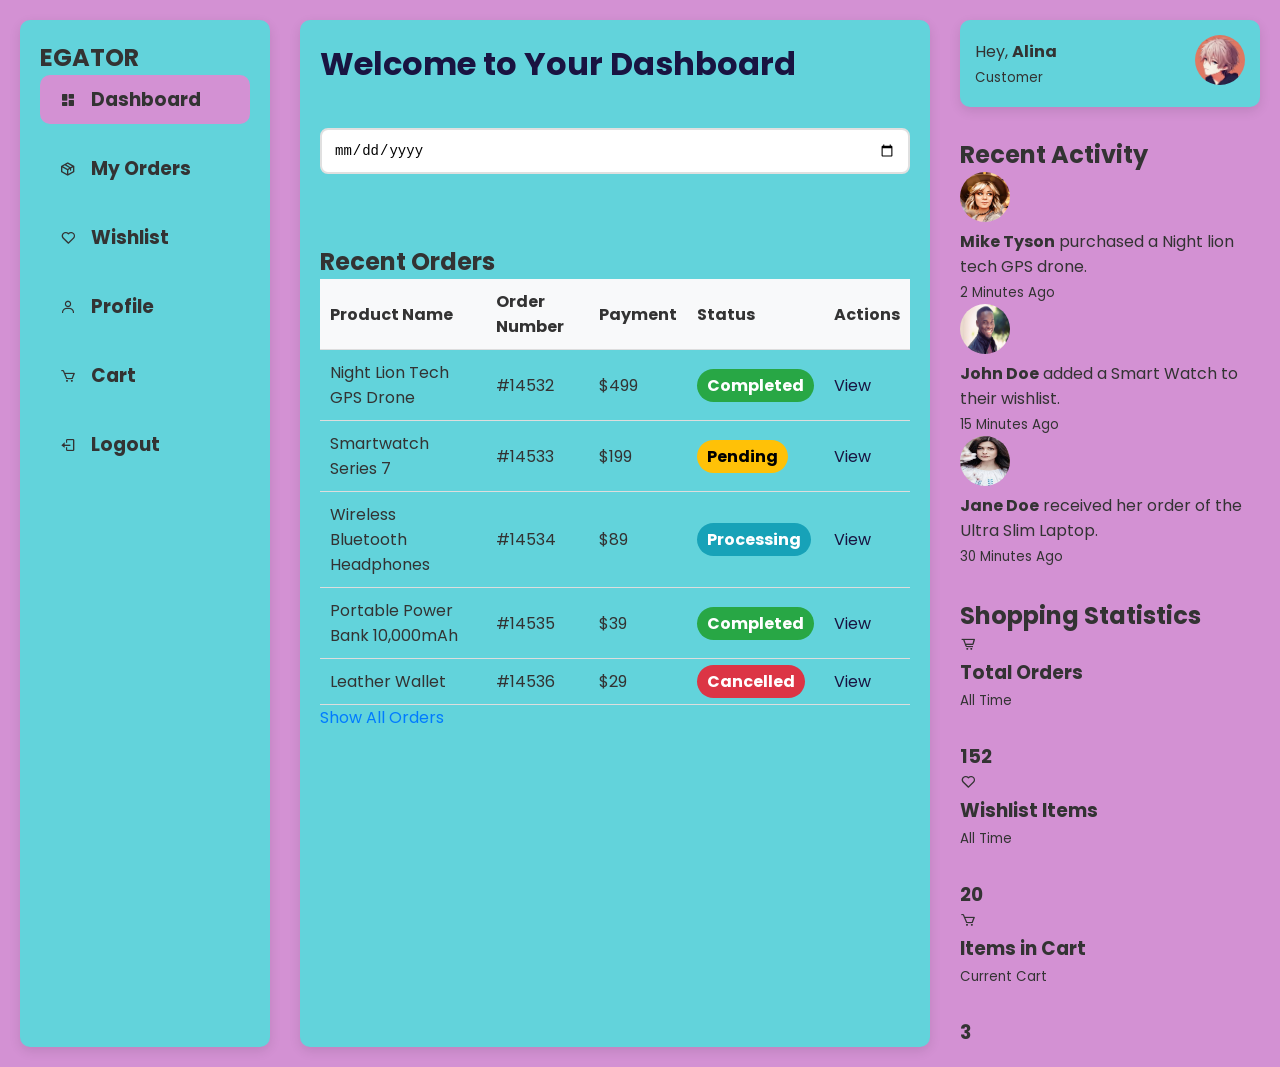
<file: index.html>
<!DOCTYPE html>
<html lang="en">
<head>
    <meta charset="UTF-8">
    <meta name="viewport" content="width=device-width, initial-scale=1.0">
    <link rel="stylesheet" href="style.css">
    <link href="https://fonts.googleapis.com/css2?family=Poppins:wght@300;400;500;600&display=swap" rel="stylesheet">
    <link href="https://cdn.jsdelivr.net/npm/boxicons@2.1.1/css/boxicons.min.css" rel="stylesheet">
    <script src="script.js"></script>
    <title>User Dashboard</title>
</head>
<body>
    <div class="container">
        <div class="menu-toggle" id="menu-toggle-btn">
            <i class='bx bx-menu'></i> <!-- Menu Icon (hamburger) -->
        </div>
        <aside class="hide">
            <div class="top">
                <div class="logo">
                    <h2>EGA<span class="danger">TOR</span></h2>
                </div>
            </div>
            <div class="sidebar">
                <a href="index.html" class="active">
                    <i class='bx bxs-dashboard'></i>
                    <h3>Dashboard</h3>
                </a>
                <a href="orders.html">
                    <i class='bx bx-package'></i>
                    <h3>My Orders</h3>
                </a>
                <a href="wishlist.html">
                    <i class='bx bx-heart'></i>
                    <h3>Wishlist</h3>
                </a>
                <a href="profile.html">
                    <i class='bx bx-user'></i>
                    <h3>Profile</h3>
                </a>
                <a href="cart.html">
                    <i class='bx bx-cart'></i>
                    <h3>Cart</h3>
                </a>
                <a href="logout.html">
                    <i class='bx bx-log-out'></i>
                    <h3>Logout</h3>
                </a>
            </div>
        </aside>

        <main>
            <h1>Welcome to Your Dashboard</h1>
            <div class="date">
                <input type="date">
            </div>
            <div class="insights">
                <div class="recent-orders">
                    <h2>Recent Orders</h2>
                    <table>
                        <thead>
                            <tr>
                                <th>Product Name</th>
                                <th>Order Number</th>
                                <th>Payment</th>
                                <th>Status</th>
                                <th>Actions</th>
                            </tr>
                        </thead>
                        <tbody>
                            <!-- Order 1 -->
                            <tr>
                                <td>Night Lion Tech GPS Drone</td>
                                <td>#14532</td>
                                <td>$499</td>
                                <td><span class="status completed">Completed</span></td>
                                <td><a href="#">View</a></td>
                            </tr>
                            <!-- Order 2 -->
                            <tr>
                                <td>Smartwatch Series 7</td>
                                <td>#14533</td>
                                <td>$199</td>
                                <td><span class="status pending">Pending</span></td>
                                <td><a href="#">View</a></td>
                            </tr>
                            <!-- Order 3 -->
                            <tr>
                                <td>Wireless Bluetooth Headphones</td>
                                <td>#14534</td>
                                <td>$89</td>
                                <td><span class="status processing">Processing</span></td>
                                <td><a href="#">View</a></td>
                            </tr>
                            <!-- Order 4 -->
                            <tr>
                                <td>Portable Power Bank 10,000mAh</td>
                                <td>#14535</td>
                                <td>$39</td>
                                <td><span class="status completed">Completed</span></td>
                                <td><a href="#">View</a></td>
                            </tr>
                            <!-- Order 5 -->
                            <tr>
                                <td>Leather Wallet</td>
                                <td>#14536</td>
                                <td>$29</td>
                                <td><span class="status cancelled">Cancelled</span></td>
                                <td><a href="#">View</a></td>
                            </tr>
                        </tbody>
                    </table>
                    <a href="#">Show All Orders</a>
                </div>
                
            </div>
        </main>

        <div class="right">
            <div class="top">
                <div class="profile">
                    <div class="info">
                        <p>Hey, <b>Alina</b></p>
                        <small class="text-muted">Customer</small>
                    </div>
                    <div class="profile-photo">
                        <img src="dp.jpeg">
                    </div>
                </div>
            </div>

            <div class="recent-updates">
                <h2>Recent Activity</h2>
                <div class="updates">
                    <div class="update">
                        <div class="profile-photo">
                            <img src="m3.jpg">
                        </div>
                        <div class="message">
                            <p><b>Mike Tyson</b> purchased a Night lion tech GPS drone.</p>
                            <small class="text-muted">2 Minutes Ago</small>
                        </div>
                    </div>

                    <div class="update">
                        <div class="profile-photo">
                            <img src="m1.jpg">
                        </div>
                        <div class="message">
                            <p><b>John Doe</b> added a Smart Watch to their wishlist.</p>
                            <small class="text-muted">15 Minutes Ago</small>
                        </div>
                    </div>

                    <div class="update">
                        <div class="profile-photo">
                            <img src="m2.jpeg">
                        </div>
                        <div class="message">
                            <p><b>Jane Doe</b> received her order of the Ultra Slim Laptop.</p>
                            <small class="text-muted">30 Minutes Ago</small>
                        </div>
                    </div>
                </div>
            </div>

            <div class="sales-analytics">
                <h2>Shopping Statistics</h2>
                <div class="item orders">
                    <div class="icon">
                        <i class='bx bx-cart-alt'></i>
                    </div>
                    <div class="right">
                        <div class="info">
                            <h3>Total Orders</h3>
                            <small class="text-muted">All Time</small>
                        </div>
                        <h3>152</h3>
                    </div>
                </div>

                <div class="item wishlist">
                    <div class="icon">
                        <i class='bx bx-heart'></i>
                    </div>
                    <div class="right">
                        <div class="info">
                            <h3>Wishlist Items</h3>
                            <small class="text-muted">All Time</small>
                        </div>
                        <h3>20</h3>
                    </div>
                </div>

                <div class="item cart">
                    <div class="icon">
                        <i class='bx bx-cart'></i>
                    </div>
                    <div class="right">
                        <div class="info">
                            <h3>Items in Cart</h3>
                            <small class="text-muted">Current Cart</small>
                        </div>
                        <h3>3</h3>
                    </div>
                </div>
            </div>
        </div>
    </div>
</body>
</html>
</file>
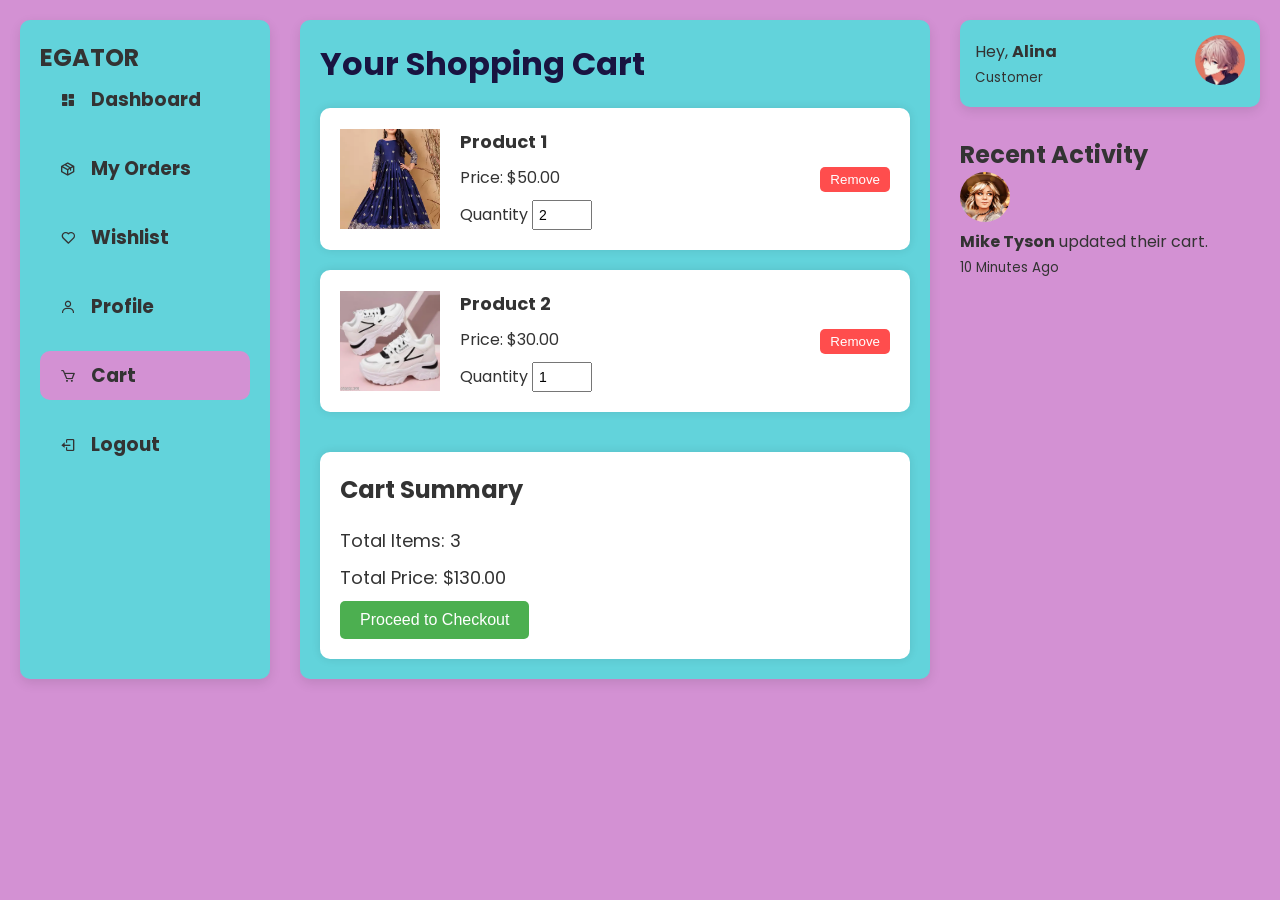
<file: cart.html>
<!DOCTYPE html>
<html lang="en">
<head>
    <meta charset="UTF-8">
    <meta name="viewport" content="width=device-width, initial-scale=1.0">
    <link rel="stylesheet" href="style.css">
    <link href="https://fonts.googleapis.com/css2?family=Poppins:wght@300;400;500;600&display=swap" rel="stylesheet">
    <link href="https://cdn.jsdelivr.net/npm/boxicons@2.1.1/css/boxicons.min.css" rel="stylesheet">
    <script src="script.js"></script>
    <title>User Dashboard</title>
    <style>
        /* Cart Page Styles */
.cart-items {
    margin-top: 20px;
}

.cart-item {
    display: flex;
    align-items: center;
    gap: 20px;
    padding: 20px;
    margin-bottom: 20px;
    background-color: #fff;
    box-shadow: 0 0 10px rgba(0, 0, 0, 0.1);
    border-radius: 10px;
}

.cart-item img {
    width: 100px;
    height: 100px;
    object-fit: cover;
}

.cart-item-info {
    flex: 1;
}

.cart-item-info h3 {
    font-size: 18px;
    margin: 0;
}

.cart-item-info p {
    margin: 10px 0;
}

.quantity input {
    width: 60px;
    padding: 5px;
    font-size: 14px;
}

.remove-item {
    background-color: #ff4d4d;
    color: white;
    padding: 5px 10px;
    border: none;
    border-radius: 5px;
    cursor: pointer;
}

.remove-item:hover {
    background-color: #ff1a1a;
}

.cart-summary {
    margin-top: 40px;
    background-color: #fff;
    padding: 20px;
    box-shadow: 0 0 10px rgba(0, 0, 0, 0.1);
    border-radius: 10px;
}

.cart-summary h3 {
    font-size: 24px;
    margin-bottom: 20px;
}

.cart-summary p {
    font-size: 18px;
    margin-bottom: 10px;
}

.checkout-btn {
    background-color: #4CAF50;
    color: white;
    padding: 10px 20px;
    border: none;
    border-radius: 5px;
    font-size: 16px;
    cursor: pointer;
}

.checkout-btn:hover {
    background-color: #45a049;
}

    </style>
</head>
<body>
    <div class="container">
        <div class="menu-toggle" id="menu-toggle-btn">
        </div>
        <aside class="hide">
            <div class="top">
                <div class="logo">
                    <h2>EGA<span class="danger">TOR</span></h2>
                </div>
            </div>
            <div class="sidebar">
                <a href="index.html">
                    <i class='bx bxs-dashboard'></i>
                    <h3>Dashboard</h3>
                </a>
                <a href="orders.html">
                    <i class='bx bx-package'></i>
                    <h3>My Orders</h3>
                </a>
                <a href="wishlist.html">
                    <i class='bx bx-heart'></i>
                    <h3>Wishlist</h3>
                </a>
                <a href="profile.html">
                    <i class='bx bx-user'></i>
                    <h3>Profile</h3>
                </a>
                <a href="cart.html" class="active">
                    <i class='bx bx-cart'></i>
                    <h3>Cart</h3>
                </a>
                <a href="logout.html">
                    <i class='bx bx-log-out'></i>
                    <h3>Logout</h3>
                </a>
            </div>
        </aside>
        <!-- Main Content Section -->
        <main>
            <h1>Your Shopping Cart</h1>

            <!-- Cart Items -->
            <div class="cart-items">
                <div class="cart-item">
                    <img src="dress 2.webp" alt="Product 1">
                    <div class="cart-item-info">
                        <h3>Product 1</h3>
                        <p>Price: $50.00</p>
                        <div class="quantity">
                            <label for="quantity1">Quantity</label>
                            <input type="number" id="quantity1" value="2" min="1">
                        </div>
                    </div>
                    <button class="remove-item">Remove</button>
                </div>

                <div class="cart-item">
                    <img src="shoes 2.webp" alt="Product 2">
                    <div class="cart-item-info">
                        <h3>Product 2</h3>
                        <p>Price: $30.00</p>
                        <div class="quantity">
                            <label for="quantity2">Quantity</label>
                            <input type="number" id="quantity2" value="1" min="1">
                        </div>
                    </div>
                    <button class="remove-item">Remove</button>
                </div>

                <!-- More items can go here -->
            </div>

            <!-- Cart Summary -->
            <div class="cart-summary">
                <h3>Cart Summary</h3>
                <p>Total Items: <span id="total-items">3</span></p>
                <p>Total Price: <span id="total-price">$130.00</span></p>
                <button class="checkout-btn">Proceed to Checkout</button>
            </div>
        </main>

        <!-- Right Section (Profile Updates) -->
        <div class="right">
            <div class="top">
                <div class="profile">
                    <div class="info">
                        <p>Hey, <b>Alina</b></p>
                        <small class="text-muted">Customer</small>
                    </div>
                    <div class="profile-photo">
                        <img src="dp.jpeg">
                    </div>
                </div>
            </div>

            <div class="recent-updates">
                <h2>Recent Activity</h2>
                <div class="updates">
                    <div class="update">
                        <div class="profile-photo">
                            <img src="m3.jpg">
                        </div>
                        <div class="message">
                            <p><b>Mike Tyson</b> updated their cart.</p>
                            <small class="text-muted">10 Minutes Ago</small>
                        </div>
                    </div>
                </div>
            </div>
        </div>
    </div>
    <script>
// Grab necessary DOM elements
const removeButtons = document.querySelectorAll('.remove-item');
const quantityInputs = document.querySelectorAll('.quantity input');
const totalPriceElement = document.getElementById('total-price');
const totalItemsElement = document.getElementById('total-items');

// Example of items data
const cartItems = [
    { name: 'Product 1', price: 50.00, quantity: 2 },
    { name: 'Product 2', price: 30.00, quantity: 1 }
];

// Function to update the cart summary
function updateCartSummary() {
    let totalItems = 0;
    let totalPrice = 0;

    cartItems.forEach(item => {
        totalItems += item.quantity;
        totalPrice += item.price * item.quantity;
    });

    totalItemsElement.textContent = totalItems;
    totalPriceElement.textContent = `$${totalPrice.toFixed(2)}`;
}

// Event listener for removing items from the cart
removeButtons.forEach((button, index) => {
    button.addEventListener('click', () => {
        cartItems.splice(index, 1); // Remove item from cart
        button.closest('.cart-item').remove(); // Remove item from DOM
        updateCartSummary(); // Update the cart summary
    });
});

// Event listener for updating quantities
quantityInputs.forEach((input, index) => {
    input.addEventListener('input', () => {
        cartItems[index].quantity = parseInt(input.value); // Update quantity
        updateCartSummary(); // Update the cart summary
    });
});

// Initialize the cart summary
updateCartSummary();

    </script>
</body>
</html>
</file>
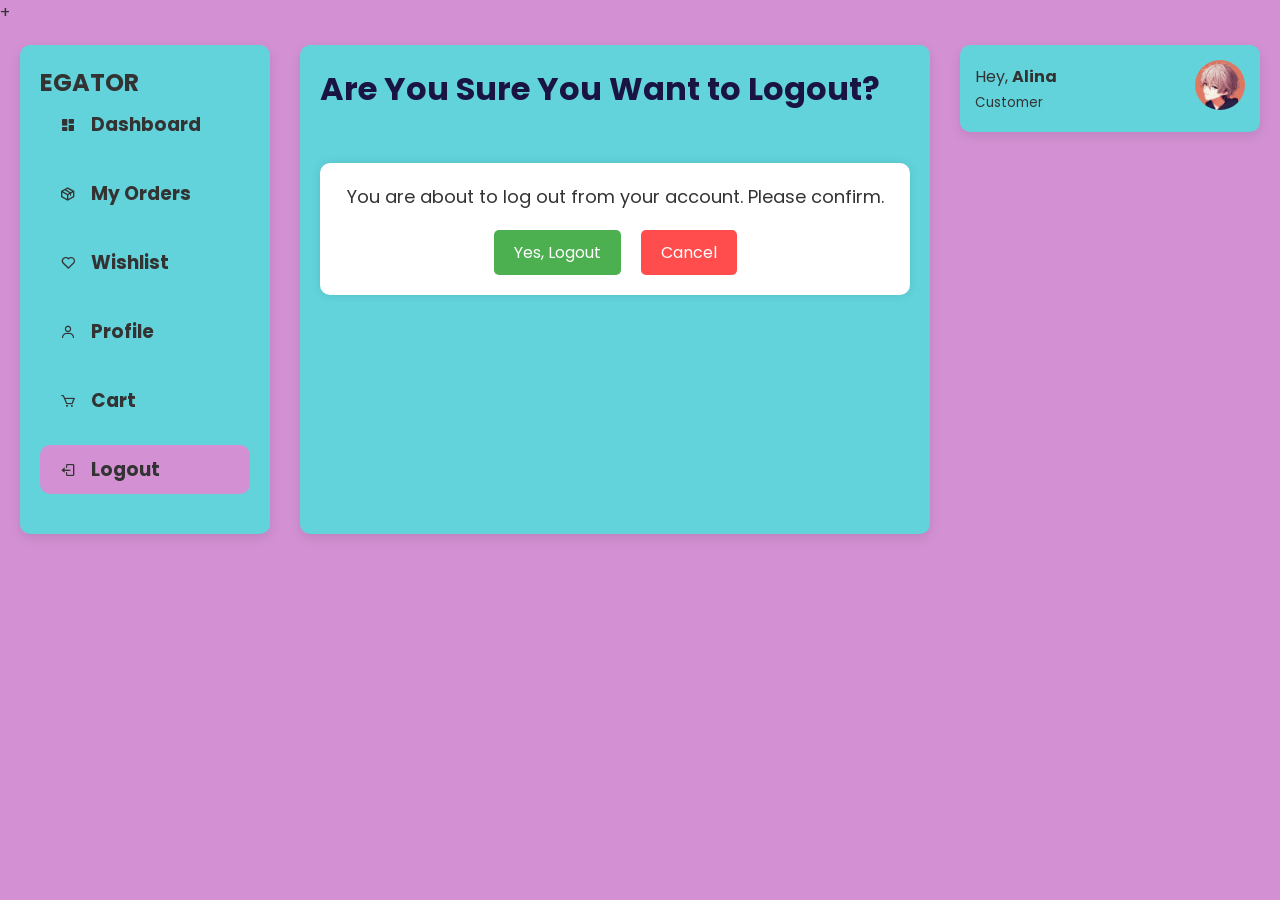
<file: logout.html>
<!DOCTYPE html>
<html lang="en">
<head>
    <meta charset="UTF-8">
    <meta name="viewport" content="width=device-width, initial-scale=1.0">
    <link rel="stylesheet" href="style.css">
    <link href="https://fonts.googleapis.com/css2?family=Poppins:wght@300;400;500;600&display=swap" rel="stylesheet">
    <link href="https://cdn.jsdelivr.net/npm/boxicons@2.1.1/css/boxicons.min.css" rel="stylesheet">
    <script src="script.js"></script>
    <title>User Dashboard</title>+
    <style>
        /* Logout Page Styles */
.logout-confirmation {
    text-align: center;
    margin-top: 50px;
    padding: 20px;
    background-color: #fff;
    box-shadow: 0 0 10px rgba(0, 0, 0, 0.1);
    border-radius: 10px;
}

.logout-confirmation p {
    font-size: 18px;
    margin-bottom: 20px;
}

.logout-confirmation .buttons {
    display: flex;
    justify-content: center;
    gap: 20px;
}

.logout-btn, .cancel-btn {
    background-color: #4CAF50;
    color: white;
    padding: 10px 20px;
    border: none;
    border-radius: 5px;
    font-size: 16px;
    cursor: pointer;
    text-decoration: none;
}

.logout-btn:hover {
    background-color: #45a049;
}

.cancel-btn {
    background-color: #ff4d4d;
}

.cancel-btn:hover {
    background-color: #ff1a1a;
}

    </style>
</head>
<body>
    <div class="container">
        <div class="menu-toggle" id="menu-toggle-btn">
        </div>
        <aside class="hide">
            <div class="top">
                <div class="logo">
                    <h2>EGA<span class="danger">TOR</span></h2>
                </div>
            </div>
            <div class="sidebar">
                <a href="index.html">
                    <i class='bx bxs-dashboard'></i>
                    <h3>Dashboard</h3>
                </a>
                <a href="orders.html">
                    <i class='bx bx-package'></i>
                    <h3>My Orders</h3>
                </a>
                <a href="wishlist.html">
                    <i class='bx bx-heart'></i>
                    <h3>Wishlist</h3>
                </a>
                <a href="profile.html">
                    <i class='bx bx-user'></i>
                    <h3>Profile</h3>
                </a>
                <a href="cart.html">
                    <i class='bx bx-cart'></i>
                    <h3>Cart</h3>
                </a>
                <a href="logout.html" class="active">
                    <i class='bx bx-log-out'></i>
                    <h3>Logout</h3>
                </a>
            </div>
        </aside>

        <!-- Main Content Section -->
        <main>
            <h1>Are You Sure You Want to Logout?</h1>

            <!-- Logout Confirmation Message -->
            <div class="logout-confirmation">
                <p>You are about to log out from your account. Please confirm.</p>
                <div class="buttons">
                    <a href="login.html" class="logout-btn">Yes, Logout</a>
                    <a href="user_dash.html" class="cancel-btn">Cancel</a>
                </div>
            </div>
        </main>

        <!-- Right Section (Profile Updates) -->
        <div class="right">
            <div class="top">
                <div class="profile">
                    <div class="info">
                        <p>Hey, <b>Alina</b></p>
                        <small class="text-muted">Customer</small>
                    </div>
                    <div class="profile-photo">
                        <img src="dp.jpeg">
                    </div>
                </div>
            </div>
        </div>
    </div>
    <script>
// Optional: Add confirmation before logout
document.querySelector('.logout-btn').addEventListener('click', function(e) {
    const confirmLogout = confirm("Are you sure you want to log out?");
    if (!confirmLogout) {
        e.preventDefault(); // Prevent the default action (redirect)
    }
});

    </script>
</body>
</html>
</file>
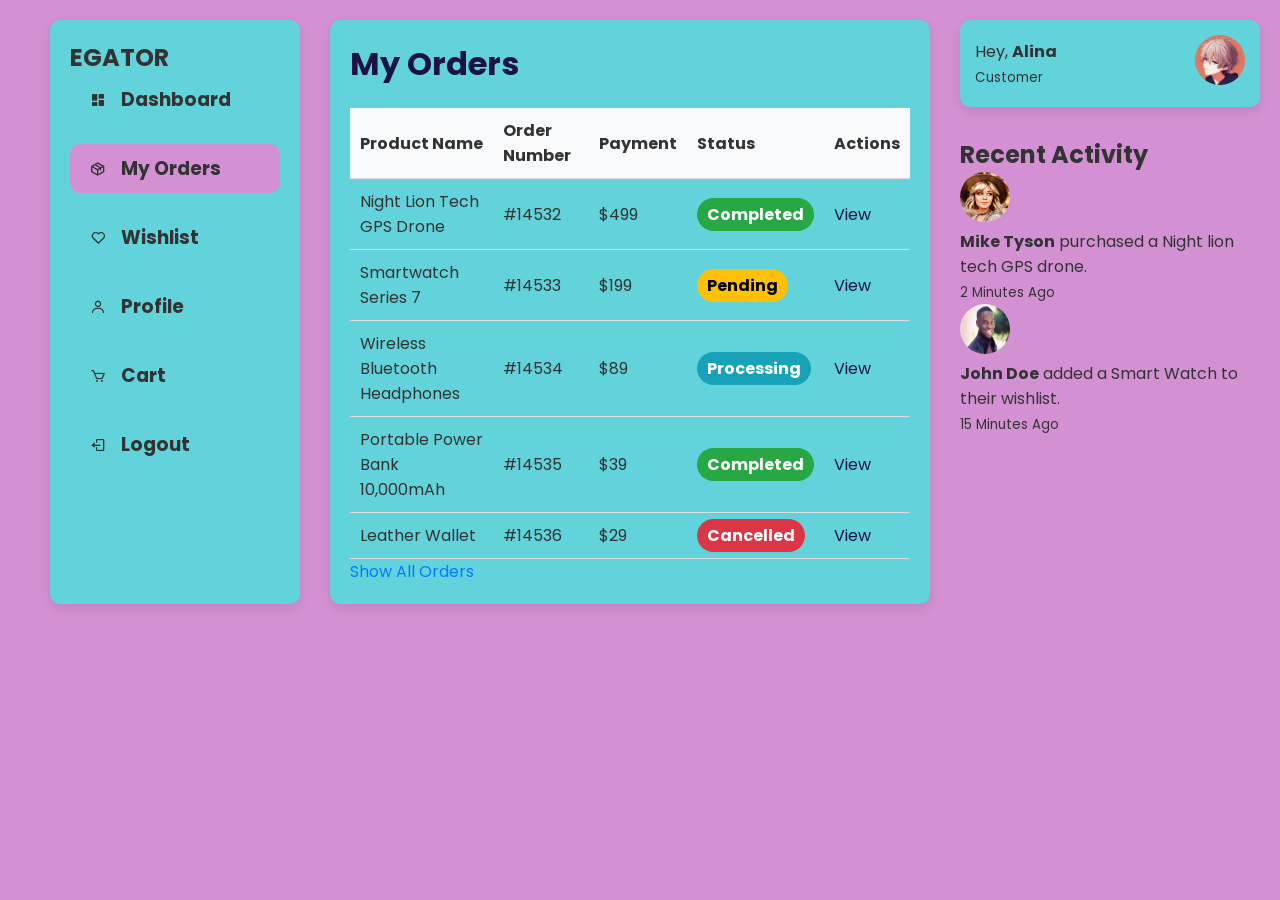
<file: orders.html>
<!DOCTYPE html>
<html lang="en">
<head>
    <meta charset="UTF-8">
    <meta name="viewport" content="width=device-width, initial-scale=1.0">
    <link rel="stylesheet" href="style.css">
    <link href="https://fonts.googleapis.com/css2?family=Poppins:wght@300;400;500;600&display=swap" rel="stylesheet">
    <link href="https://cdn.jsdelivr.net/npm/boxicons@2.1.1/css/boxicons.min.css" rel="stylesheet">
    <script src="script.js"></script>
    <title>User Dashboard</title>

    <style>
        /* Order Status Styles */
.status {
    padding: 5px 10px;
    border-radius: 20px;
    font-weight: bold;
}

.status.completed {
    background-color: #28a745;  /* Green for completed orders */
    color: white;
}

.status.pending {
    background-color: #ffc107;  /* Yellow for pending orders */
    color: black;
}

.status.processing {
    background-color: #17a2b8;  /* Blue for processing orders */
    color: white;
}

.status.cancelled {
    background-color: #dc3545;  /* Red for cancelled orders */
    color: white;
}

/* Table Styling */
table {
    width: 100%;
    border-collapse: collapse;
}

table th, table td {
    padding: 10px;
    text-align: left;
    border-bottom: 1px solid #ddd;
}

table th {
    background-color: #f8f9fa;
}

a {
    color: #007bff;
    text-decoration: none;
}

a:hover {
    text-decoration: underline;
}

/* Sidebar and Menu */
.menu-toggle {
    display: block;
    font-size: 30px;
    color: var(--primary-color);
    cursor: pointer;
}

/* Styling for the Show All Orders link */
a.show-all {
    display: inline-block;
    margin-top: 10px;
    font-size: 14px;
    color: #007bff;
}

a.show-all:hover {
    text-decoration: underline;
}

    </style>
</head>
<body>
    <div class="container">
        <div class="menu-toggle" id="menu-toggle-btn">
        </div>
        <aside class="hide">
            <div class="top">
                <div class="logo">
                    <h2>EGA<span class="danger">TOR</span></h2>
                </div>
            </div>
            <div class="sidebar">
                <a href="index.html">
                    <i class='bx bxs-dashboard'></i>
                    <h3>Dashboard</h3>
                </a>
                <a href="orders.html" class="active">
                    <i class='bx bx-package'></i>
                    <h3>My Orders</h3>
                </a>
                <a href="wishlist.html">
                    <i class='bx bx-heart'></i>
                    <h3>Wishlist</h3>
                </a>
                <a href="profile.html">
                    <i class='bx bx-user'></i>
                    <h3>Profile</h3>
                </a>
                <a href="cart.html">
                    <i class='bx bx-cart'></i>
                    <h3>Cart</h3>
                </a>
                <a href="logout.html">
                    <i class='bx bx-log-out'></i>
                    <h3>Logout</h3>
                </a>
            </div>
        </aside>


        <!-- Main Content Section -->
        <main>
            <h1>My Orders</h1>
            <div class="order-table">
                <table>
                    <thead>
                        <tr>
                            <th>Product Name</th>
                            <th>Order Number</th>
                            <th>Payment</th>
                            <th>Status</th>
                            <th>Actions</th>
                        </tr>
                    </thead>
                    <tbody>
                        <!-- Order 1 -->
                        <tr>
                            <td>Night Lion Tech GPS Drone</td>
                            <td>#14532</td>
                            <td>$499</td>
                            <td><span class="status completed">Completed</span></td>
                            <td><a href="#">View</a></td>
                        </tr>
                        <!-- Order 2 -->
                        <tr>
                            <td>Smartwatch Series 7</td>
                            <td>#14533</td>
                            <td>$199</td>
                            <td><span class="status pending">Pending</span></td>
                            <td><a href="#">View</a></td>
                        </tr>
                        <!-- Order 3 -->
                        <tr>
                            <td>Wireless Bluetooth Headphones</td>
                            <td>#14534</td>
                            <td>$89</td>
                            <td><span class="status processing">Processing</span></td>
                            <td><a href="#">View</a></td>
                        </tr>
                        <!-- Order 4 -->
                        <tr>
                            <td>Portable Power Bank 10,000mAh</td>
                            <td>#14535</td>
                            <td>$39</td>
                            <td><span class="status completed">Completed</span></td>
                            <td><a href="#">View</a></td>
                        </tr>
                        <!-- Order 5 -->
                        <tr>
                            <td>Leather Wallet</td>
                            <td>#14536</td>
                            <td>$29</td>
                            <td><span class="status cancelled">Cancelled</span></td>
                            <td><a href="#">View</a></td>
                        </tr>
                    </tbody>
                </table>
                <a href="#">Show All Orders</a>
            </div>
        </main>

        <!-- Right Section (Profile and Updates) -->
        <div class="right">
            <div class="top">
                <div class="profile">
                    <div class="info">
                        <p>Hey, <b>Alina</b></p>
                        <small class="text-muted">Customer</small>
                    </div>
                    <div class="profile-photo">
                        <img src="dp.jpeg">
                    </div>
                </div>
            </div>

            <div class="recent-updates">
                <h2>Recent Activity</h2>
                <div class="updates">
                    <div class="update">
                        <div class="profile-photo">
                            <img src="m3.jpg">
                        </div>
                        <div class="message">
                            <p><b>Mike Tyson</b> purchased a Night lion tech GPS drone.</p>
                            <small class="text-muted">2 Minutes Ago</small>
                        </div>
                    </div>

                    <div class="update">
                        <div class="profile-photo">
                            <img src="m1.jpg">
                        </div>
                        <div class="message">
                            <p><b>John Doe</b> added a Smart Watch to their wishlist.</p>
                            <small class="text-muted">15 Minutes Ago</small>
                        </div>
                    </div>
                </div>
            </div>
        </div>
    </div>
    <script>
        // Grab necessary DOM elements
const menuToggleBtn = document.getElementById('menu-toggle-btn');
const closeBtn = document.getElementById('close-btn');
const sidebar = document.querySelector('aside');
const container = document.querySelector('.container');

// Open the sidebar when the menu button is clicked
menuToggleBtn.addEventListener('click', () => {
    sidebar.classList.add('open');  // Show the sidebar
    container.classList.add('shift');  // Shift main content to the right when sidebar is open
});

// Close the sidebar when the close button inside the sidebar is clicked
closeBtn.addEventListener('click', () => {
    sidebar.classList.remove('open');  // Hide the sidebar
    container.classList.remove('shift');  // Reset the main content position
});

// Optional: If you want to close the sidebar when clicking outside of it, you can add this
document.addEventListener('click', (e) => {
    if (!sidebar.contains(e.target) && !menuToggleBtn.contains(e.target)) {
        sidebar.classList.remove('open');
        container.classList.remove('shift');
    }
});

    </script>
</body>
</html>
</file>
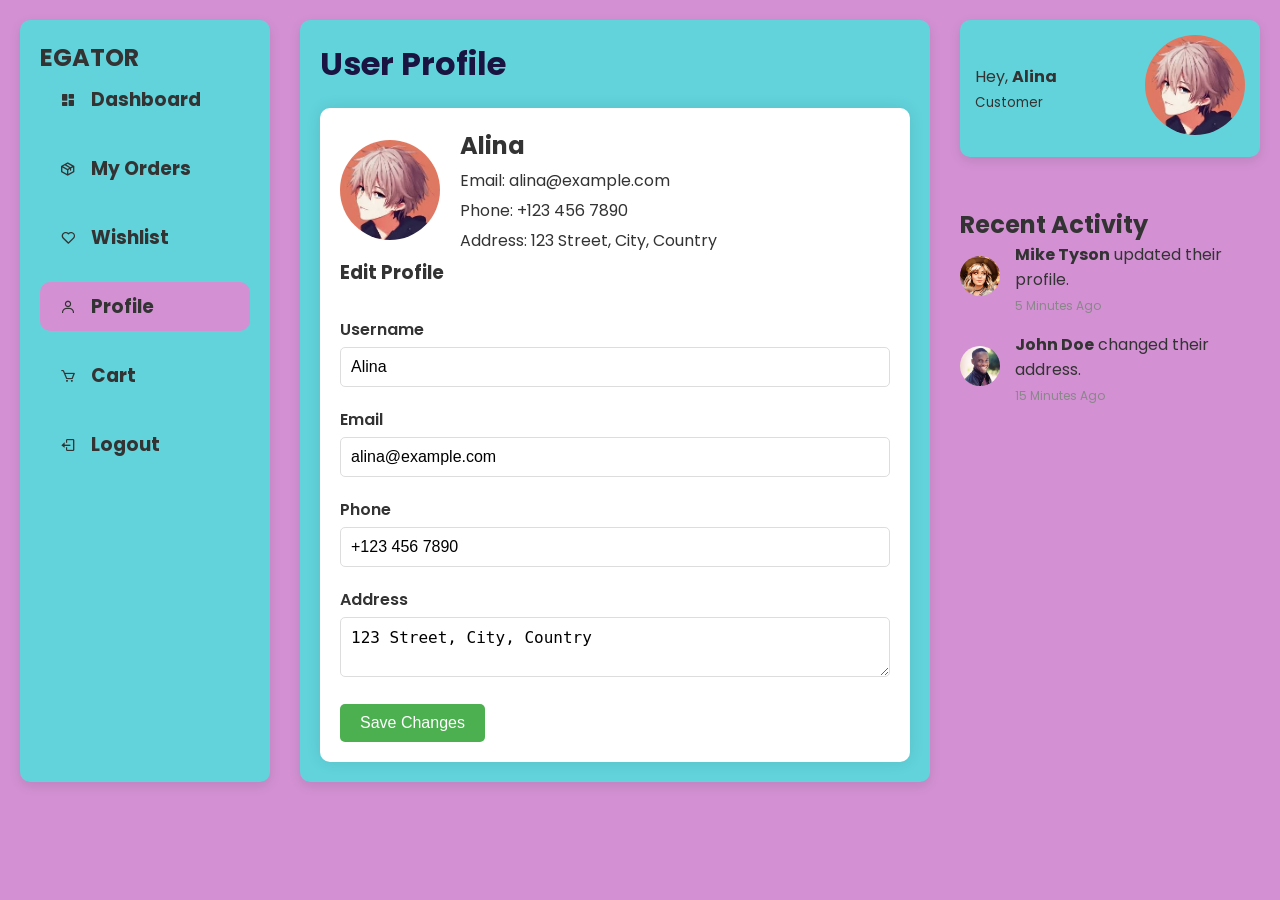
<file: profile.html>
<!DOCTYPE html>
<html lang="en">
<head>
    <meta charset="UTF-8">
    <meta name="viewport" content="width=device-width, initial-scale=1.0">
    <link rel="stylesheet" href="style.css">
    <link href="https://fonts.googleapis.com/css2?family=Poppins:wght@300;400;500;600&display=swap" rel="stylesheet">
    <link href="https://cdn.jsdelivr.net/npm/boxicons@2.1.1/css/boxicons.min.css" rel="stylesheet">
    <script src="script.js"></script>
    <title>User Dashboard</title>
    <style>
        /* Profile Page Styles */
.profile-section {
    margin-top: 20px;
    padding: 20px;
    background-color: #fff;
    box-shadow: 0 0 15px rgba(0, 0, 0, 0.1);
    border-radius: 10px;
}

.profile-header {
    display: flex;
    align-items: center;
    gap: 20px;
}

.profile-photo img {
    width: 100px;
    height: 100px;
    border-radius: 50%;
    object-fit: cover;
}

.profile-info h2 {
    margin: 0;
    font-size: 24px;
}

.profile-info p {
    margin: 5px 0;
}

.edit-profile-form {
    margin-top: 30px;
}

.edit-profile-form label {
    display: block;
    margin-bottom: 5px;
    font-weight: 600;
}

.edit-profile-form input,
.edit-profile-form textarea {
    width: 100%;
    padding: 10px;
    margin-bottom: 20px;
    border: 1px solid #ddd;
    border-radius: 5px;
    font-size: 16px;
}

.edit-profile-form button {
    background-color: #4CAF50;
    color: white;
    padding: 10px 20px;
    border: none;
    border-radius: 5px;
    font-size: 16px;
    cursor: pointer;
}

.edit-profile-form button:hover {
    background-color: #45a049;
}

/* Right Section Styling */
.recent-updates {
    margin-top: 20px;
}

.update {
    display: flex;
    align-items: center;
    margin-bottom: 15px;
}

.update .profile-photo img {
    width: 40px;
    height: 40px;
    border-radius: 50%;
}

.update .message {
    margin-left: 15px;
}

.update .message small {
    font-size: 12px;
    color: #888;
}

    </style>
</head>
<body>
    <div class="container">
        <div class="menu-toggle" id="menu-toggle-btn">
        </div>
        <aside class="hide">
            <div class="top">
                <div class="logo">
                    <h2>EGA<span class="danger">TOR</span></h2>
                </div>
            </div>
            <div class="sidebar">
                <a href="index.html">
                    <i class='bx bxs-dashboard'></i>
                    <h3>Dashboard</h3>
                </a>
                <a href="orders.html">
                    <i class='bx bx-package'></i>
                    <h3>My Orders</h3>
                </a>
                <a href="wishlist.html">
                    <i class='bx bx-heart'></i>
                    <h3>Wishlist</h3>
                </a>
                <a href="profile.html" class="active">
                    <i class='bx bx-user'></i>
                    <h3>Profile</h3>
                </a>
                <a href="cart.html">
                    <i class='bx bx-cart'></i>
                    <h3>Cart</h3>
                </a>
                <a href="logout.html">
                    <i class='bx bx-log-out'></i>
                    <h3>Logout</h3>
                </a>
            </div>
        </aside>

        <!-- Main Content Section -->
        <main>
            <h1>User Profile</h1>

            <!-- Profile Information Section -->
            <div class="profile-section">
                <div class="profile-header">
                    <div class="profile-photo">
                        <img src="dp.jpeg" alt="Profile Photo">
                    </div>
                    <div class="profile-info">
                        <h2>Alina</h2>
                        <p>Email: alina@example.com</p>
                        <p>Phone: +123 456 7890</p>
                        <p>Address: 123 Street, City, Country</p>
                    </div>
                </div>

                <!-- Edit Profile Form -->
                <h3>Edit Profile</h3>
                <form class="edit-profile-form">
                    <label for="username">Username</label>
                    <input type="text" id="username" name="username" value="Alina" required>

                    <label for="email">Email</label>
                    <input type="email" id="email" name="email" value="alina@example.com" required>

                    <label for="phone">Phone</label>
                    <input type="tel" id="phone" name="phone" value="+123 456 7890" required>

                    <label for="address">Address</label>
                    <textarea id="address" name="address" required>123 Street, City, Country</textarea>

                    <button type="submit">Save Changes</button>
                </form>
            </div>
        </main>

        <!-- Right Section (Profile Updates) -->
        <div class="right">
            <div class="top">
                <div class="profile">
                    <div class="info">
                        <p>Hey, <b>Alina</b></p>
                        <small class="text-muted">Customer</small>
                    </div>
                    <div class="profile-photo">
                        <img src="dp.jpeg">
                    </div>
                </div>
            </div>

            <div class="recent-updates">
                <h2>Recent Activity</h2>
                <div class="updates">
                    <div class="update">
                        <div class="profile-photo">
                            <img src="m3.jpg">
                        </div>
                        <div class="message">
                            <p><b>Mike Tyson</b> updated their profile.</p>
                            <small class="text-muted">5 Minutes Ago</small>
                        </div>
                    </div>

                    <div class="update">
                        <div class="profile-photo">
                            <img src="m1.jpg">
                        </div>
                        <div class="message">
                            <p><b>John Doe</b> changed their address.</p>
                            <small class="text-muted">15 Minutes Ago</small>
                        </div>
                    </div>
                </div>
            </div>
        </div>
    </div>
    <script>
// Grab necessary DOM elements
const menuToggleBtn = document.getElementById('menu-toggle-btn');
const closeBtn = document.getElementById('close-btn');
const sidebar = document.querySelector('aside');
const container = document.querySelector('.container');

// Open the sidebar when the menu button is clicked
menuToggleBtn.addEventListener('click', () => {
    sidebar.classList.add('open');  // Show the sidebar
    container.classList.add('shift');  // Shift main content to the right when sidebar is open
});

// Close the sidebar when the close button inside the sidebar is clicked
closeBtn.addEventListener('click', () => {
    sidebar.classList.remove('open');  // Hide the sidebar
    container.classList.remove('shift');  // Reset the main content position
});

// Optional: If you want to close the sidebar when clicking outside of it, you can add this
document.addEventListener('click', (e) => {
    if (!sidebar.contains(e.target) && !menuToggleBtn.contains(e.target)) {
        sidebar.classList.remove('open');
        container.classList.remove('shift');
    }
});

    </script>
</body>
</html>
</file>
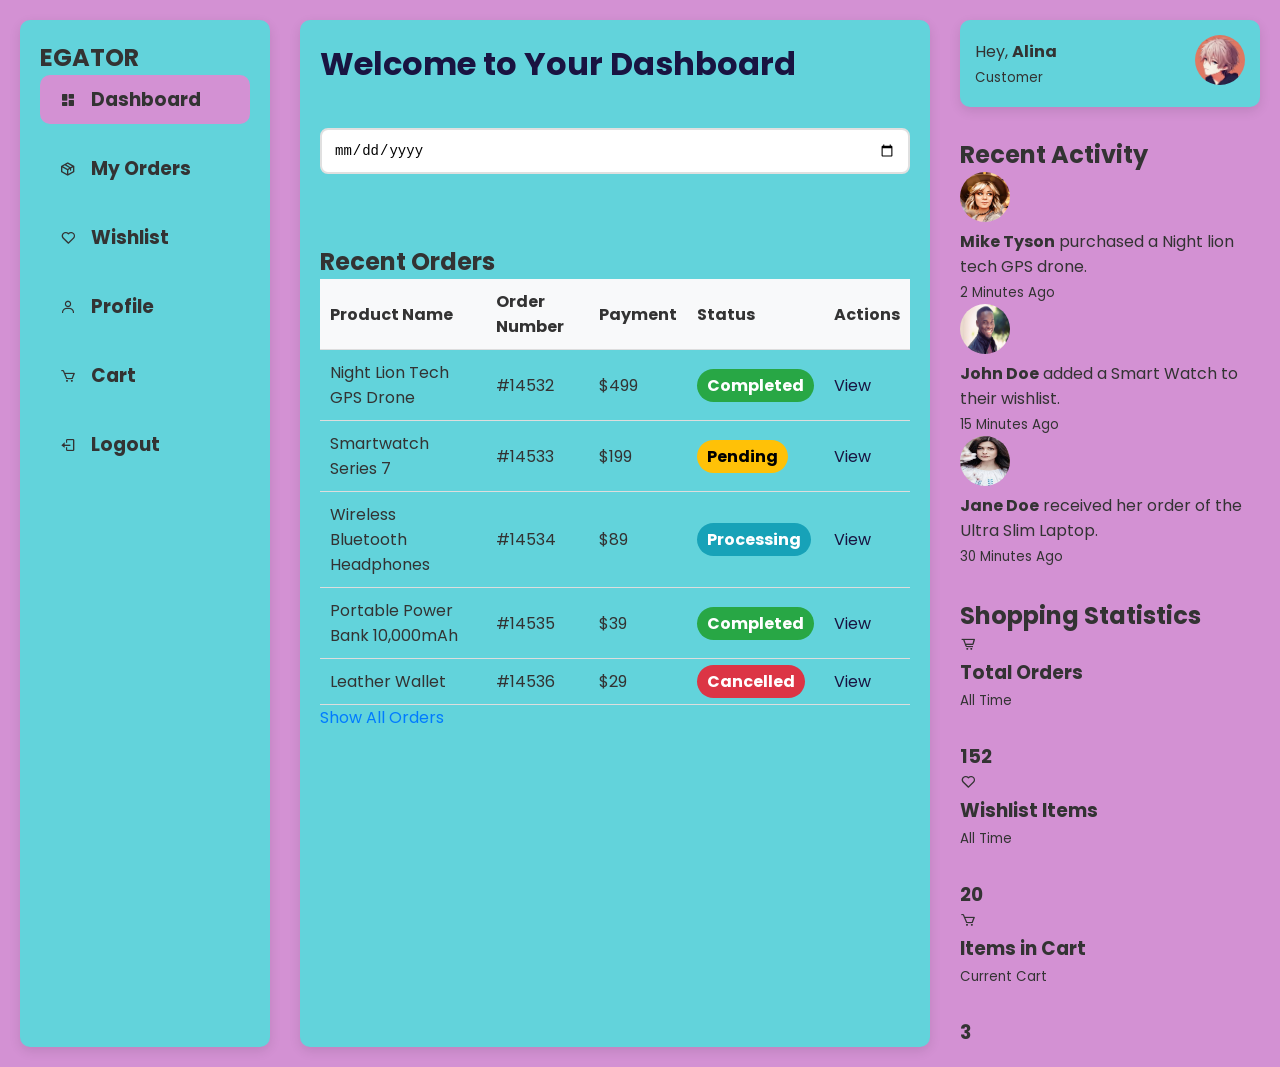
<file: user_dash.html>
<!DOCTYPE html>
<html lang="en">
<head>
    <meta charset="UTF-8">
    <meta name="viewport" content="width=device-width, initial-scale=1.0">
    <link rel="stylesheet" href="style.css">
    <link href="https://fonts.googleapis.com/css2?family=Poppins:wght@300;400;500;600&display=swap" rel="stylesheet">
    <link href="https://cdn.jsdelivr.net/npm/boxicons@2.1.1/css/boxicons.min.css" rel="stylesheet">
    <script src="script.js"></script>
    <title>User Dashboard</title>
</head>
<body>
    <div class="container">
        <div class="menu-toggle" id="menu-toggle-btn">
            <i class='bx bx-menu'></i> <!-- Menu Icon (hamburger) -->
        </div>
        <aside class="hide">
            <div class="top">
                <div class="logo">
                    <h2>EGA<span class="danger">TOR</span></h2>
                </div>
            </div>
            <div class="sidebar">
                <a href="user_dash.html" class="active">
                    <i class='bx bxs-dashboard'></i>
                    <h3>Dashboard</h3>
                </a>
                <a href="orders.html">
                    <i class='bx bx-package'></i>
                    <h3>My Orders</h3>
                </a>
                <a href="wishlist.html">
                    <i class='bx bx-heart'></i>
                    <h3>Wishlist</h3>
                </a>
                <a href="profile.html">
                    <i class='bx bx-user'></i>
                    <h3>Profile</h3>
                </a>
                <a href="cart.html">
                    <i class='bx bx-cart'></i>
                    <h3>Cart</h3>
                </a>
                <a href="logout.html">
                    <i class='bx bx-log-out'></i>
                    <h3>Logout</h3>
                </a>
            </div>
        </aside>

        <main>
            <h1>Welcome to Your Dashboard</h1>
            <div class="date">
                <input type="date">
            </div>
            <div class="insights">
                <div class="recent-orders">
                    <h2>Recent Orders</h2>
                    <table>
                        <thead>
                            <tr>
                                <th>Product Name</th>
                                <th>Order Number</th>
                                <th>Payment</th>
                                <th>Status</th>
                                <th>Actions</th>
                            </tr>
                        </thead>
                        <tbody>
                            <!-- Order 1 -->
                            <tr>
                                <td>Night Lion Tech GPS Drone</td>
                                <td>#14532</td>
                                <td>$499</td>
                                <td><span class="status completed">Completed</span></td>
                                <td><a href="#">View</a></td>
                            </tr>
                            <!-- Order 2 -->
                            <tr>
                                <td>Smartwatch Series 7</td>
                                <td>#14533</td>
                                <td>$199</td>
                                <td><span class="status pending">Pending</span></td>
                                <td><a href="#">View</a></td>
                            </tr>
                            <!-- Order 3 -->
                            <tr>
                                <td>Wireless Bluetooth Headphones</td>
                                <td>#14534</td>
                                <td>$89</td>
                                <td><span class="status processing">Processing</span></td>
                                <td><a href="#">View</a></td>
                            </tr>
                            <!-- Order 4 -->
                            <tr>
                                <td>Portable Power Bank 10,000mAh</td>
                                <td>#14535</td>
                                <td>$39</td>
                                <td><span class="status completed">Completed</span></td>
                                <td><a href="#">View</a></td>
                            </tr>
                            <!-- Order 5 -->
                            <tr>
                                <td>Leather Wallet</td>
                                <td>#14536</td>
                                <td>$29</td>
                                <td><span class="status cancelled">Cancelled</span></td>
                                <td><a href="#">View</a></td>
                            </tr>
                        </tbody>
                    </table>
                    <a href="#">Show All Orders</a>
                </div>
                
            </div>
        </main>

        <div class="right">
            <div class="top">
                <div class="profile">
                    <div class="info">
                        <p>Hey, <b>Alina</b></p>
                        <small class="text-muted">Customer</small>
                    </div>
                    <div class="profile-photo">
                        <img src="dp.jpeg">
                    </div>
                </div>
            </div>

            <div class="recent-updates">
                <h2>Recent Activity</h2>
                <div class="updates">
                    <div class="update">
                        <div class="profile-photo">
                            <img src="m3.jpg">
                        </div>
                        <div class="message">
                            <p><b>Mike Tyson</b> purchased a Night lion tech GPS drone.</p>
                            <small class="text-muted">2 Minutes Ago</small>
                        </div>
                    </div>

                    <div class="update">
                        <div class="profile-photo">
                            <img src="m1.jpg">
                        </div>
                        <div class="message">
                            <p><b>John Doe</b> added a Smart Watch to their wishlist.</p>
                            <small class="text-muted">15 Minutes Ago</small>
                        </div>
                    </div>

                    <div class="update">
                        <div class="profile-photo">
                            <img src="m2.jpeg">
                        </div>
                        <div class="message">
                            <p><b>Jane Doe</b> received her order of the Ultra Slim Laptop.</p>
                            <small class="text-muted">30 Minutes Ago</small>
                        </div>
                    </div>
                </div>
            </div>

            <div class="sales-analytics">
                <h2>Shopping Statistics</h2>
                <div class="item orders">
                    <div class="icon">
                        <i class='bx bx-cart-alt'></i>
                    </div>
                    <div class="right">
                        <div class="info">
                            <h3>Total Orders</h3>
                            <small class="text-muted">All Time</small>
                        </div>
                        <h3>152</h3>
                    </div>
                </div>

                <div class="item wishlist">
                    <div class="icon">
                        <i class='bx bx-heart'></i>
                    </div>
                    <div class="right">
                        <div class="info">
                            <h3>Wishlist Items</h3>
                            <small class="text-muted">All Time</small>
                        </div>
                        <h3>20</h3>
                    </div>
                </div>

                <div class="item cart">
                    <div class="icon">
                        <i class='bx bx-cart'></i>
                    </div>
                    <div class="right">
                        <div class="info">
                            <h3>Items in Cart</h3>
                            <small class="text-muted">Current Cart</small>
                        </div>
                        <h3>3</h3>
                    </div>
                </div>
            </div>
        </div>
    </div>
</body>
</html>
</file>
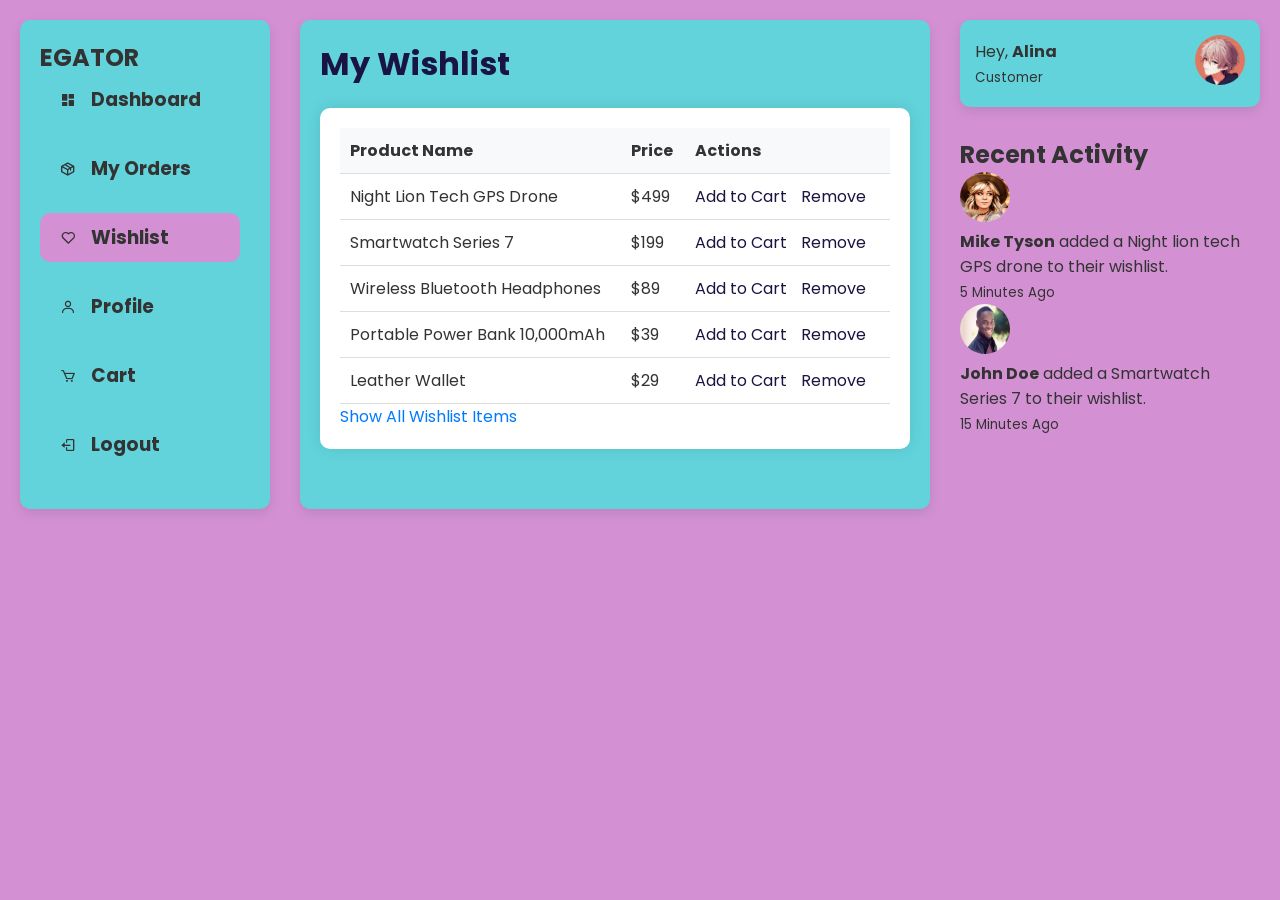
<file: wishlist.html>
<!DOCTYPE html>
<html lang="en">
<head>
    <meta charset="UTF-8">
    <meta name="viewport" content="width=device-width, initial-scale=1.0">
    <link rel="stylesheet" href="style.css">
    <link href="https://fonts.googleapis.com/css2?family=Poppins:wght@300;400;500;600&display=swap" rel="stylesheet">
    <link href="https://cdn.jsdelivr.net/npm/boxicons@2.1.1/css/boxicons.min.css" rel="stylesheet">
    <script src="script.js"></script>
    <title>User Dashboard</title>
    <style>
        /* Wishlist Table Styling */
.wishlist-table {
    margin-top: 20px;
    max-width: 100%;
    padding: 20px;
    background-color: #fff;
    box-shadow: 0 0 15px rgba(0, 0, 0, 0.1);
    border-radius: 10px;
}

table {
    width: 100%;
    border-collapse: collapse;
}

table th, table td {
    padding: 10px;
    text-align: left;
    border-bottom: 1px solid #ddd;
}

table th {
    background-color: #f8f9fa;
}

a {
    color: #007bff;
    text-decoration: none;
    margin-right: 10px;
}

a:hover {
    text-decoration: underline;
}

/* Styling for Show All Wishlist Items link */
a.show-all {
    display: inline-block;
    margin-top: 10px;
    font-size: 14px;
    color: #007bff;
}

a.show-all:hover {
    text-decoration: underline;
}

    </style>
</head>
<body>
    <div class="container">
        <div class="menu-toggle" id="menu-toggle-btn">
        </div>
        <aside class="hide">
            <div class="top">
                <div class="logo">
                    <h2>EGA<span class="danger">TOR</span></h2>
                </div>
            </div>
            <div class="sidebar">
                <a href="index.html">
                    <i class='bx bxs-dashboard'></i>
                    <h3>Dashboard</h3>
                </a>
                <a href="orders.html">
                    <i class='bx bx-package'></i>
                    <h3>My Orders</h3>
                </a>
                <a href="wishlist.html" class="active">
                    <i class='bx bx-heart'></i>
                    <h3>Wishlist</h3>
                </a>
                <a href="profile.html">
                    <i class='bx bx-user'></i>
                    <h3>Profile</h3>
                </a>
                <a href="cart.html">
                    <i class='bx bx-cart'></i>
                    <h3>Cart</h3>
                </a>
                <a href="logout.html">
                    <i class='bx bx-log-out'></i>
                    <h3>Logout</h3>
                </a>
            </div>
        </aside>

        <!-- Main Content Section -->
        <main>
            <h1>My Wishlist</h1>
            <div class="wishlist-table">
                <table>
                    <thead>
                        <tr>
                            <th>Product Name</th>
                            <th>Price</th>
                            <th>Actions</th>
                        </tr>
                    </thead>
                    <tbody>
                        <!-- Wishlist Item 1 -->
                        <tr>
                            <td>Night Lion Tech GPS Drone</td>
                            <td>$499</td>
                            <td>
                                <a href="#">Add to Cart</a>
                                <a href="#">Remove</a>
                            </td>
                        </tr>
                        <!-- Wishlist Item 2 -->
                        <tr>
                            <td>Smartwatch Series 7</td>
                            <td>$199</td>
                            <td>
                                <a href="#">Add to Cart</a>
                                <a href="#">Remove</a>
                            </td>
                        </tr>
                        <!-- Wishlist Item 3 -->
                        <tr>
                            <td>Wireless Bluetooth Headphones</td>
                            <td>$89</td>
                            <td>
                                <a href="#">Add to Cart</a>
                                <a href="#">Remove</a>
                            </td>
                        </tr>
                        <!-- Wishlist Item 4 -->
                        <tr>
                            <td>Portable Power Bank 10,000mAh</td>
                            <td>$39</td>
                            <td>
                                <a href="#">Add to Cart</a>
                                <a href="#">Remove</a>
                            </td>
                        </tr>
                        <!-- Wishlist Item 5 -->
                        <tr>
                            <td>Leather Wallet</td>
                            <td>$29</td>
                            <td>
                                <a href="#">Add to Cart</a>
                                <a href="#">Remove</a>
                            </td>
                        </tr>
                    </tbody>
                </table>
                <a href="#">Show All Wishlist Items</a>
            </div>
        </main>

        <!-- Right Section (Profile and Updates) -->
        <div class="right">
            <div class="top">
                <div class="profile">
                    <div class="info">
                        <p>Hey, <b>Alina</b></p>
                        <small class="text-muted">Customer</small>
                    </div>
                    <div class="profile-photo">
                        <img src="dp.jpeg">
                    </div>
                </div>
            </div>

            <div class="recent-updates">
                <h2>Recent Activity</h2>
                <div class="updates">
                    <div class="update">
                        <div class="profile-photo">
                            <img src="m3.jpg">
                        </div>
                        <div class="message">
                            <p><b>Mike Tyson</b> added a Night lion tech GPS drone to their wishlist.</p>
                            <small class="text-muted">5 Minutes Ago</small>
                        </div>
                    </div>

                    <div class="update">
                        <div class="profile-photo">
                            <img src="m1.jpg">
                        </div>
                        <div class="message">
                            <p><b>John Doe</b> added a Smartwatch Series 7 to their wishlist.</p>
                            <small class="text-muted">15 Minutes Ago</small>
                        </div>
                    </div>
                </div>
            </div>
        </div>
    </div>
    <script>
        // Grab necessary DOM elements
const menuToggleBtn = document.getElementById('menu-toggle-btn');
const closeBtn = document.getElementById('close-btn');
const sidebar = document.querySelector('aside');
const container = document.querySelector('.container');

// Open the sidebar when the menu button is clicked
menuToggleBtn.addEventListener('click', () => {
    sidebar.classList.add('open');  // Show the sidebar
    container.classList.add('shift');  // Shift main content to the right when sidebar is open
});

// Close the sidebar when the close button inside the sidebar is clicked
closeBtn.addEventListener('click', () => {
    sidebar.classList.remove('open');  // Hide the sidebar
    container.classList.remove('shift');  // Reset the main content position
});

// Optional: If you want to close the sidebar when clicking outside of it, you can add this
document.addEventListener('click', (e) => {
    if (!sidebar.contains(e.target) && !menuToggleBtn.contains(e.target)) {
        sidebar.classList.remove('open');
        container.classList.remove('shift');
    }
});

    </script>
</body>
</html>
</file>
<file: style.css>
/* Global styles */
:root {
  --primary-color: #191441;   /* Main Pink Color */
  --secondary-color: #00BCD4; /* Cyan */
  --tertiary-color: #FFEB3B;  /* Yellow */
  --background-color: #d391d3;
  --text-color: #333333;
  --accent-color: #4CAF50;
  --border-color: #E0E0E0;
  --button-color: #FF5722;
  --button-hover-color: #D84315;
  --card-bg: #62d3db;
  --table-header-bg: #f0f0f0;
  --table-row-bg: #fafafa;
  --shadow: rgba(0, 0, 0, 0.1);
  --hover-color: rgba(0, 0, 0, 0.05);
}

* {
  margin: 0;
  padding: 0;
  box-sizing: border-box;
}

body {
  font-family: 'Poppins', sans-serif;
  background-color: var(--background-color);
  color: var(--text-color);
}

/* Layout styles */
.container {
  display: flex;
  justify-content: space-between;
  gap: 30px;
  padding: 20px;
}

aside {
  width: 250px;
  background-color: var(--card-bg);
  padding: 20px;
  border-radius: 10px;
  box-shadow: 0 4px 12px var(--shadow);
}

.sidebar a {
  display: flex;
  align-items: center;
  gap: 15px;
  padding: 10px 20px;
  color: var(--text-color);
  text-decoration: none;
  border-radius: 10px;
  margin-bottom: 20px;
  transition: background-color 0.3s ease, color 0.3s ease;
}

.sidebar a:hover {
  background-color: var(--background-color);
  color: var(--primary-color);
}

.sidebar a.active {
  background-color: var(--background-color);
}

.menu-toggle {
  display: none;
  font-size: 0px;
  color: var(--primary-color);
}

/* Main content */
main {
  flex: 1;
  padding: 20px;
  background-color: var(--card-bg);
  border-radius: 10px;
  box-shadow: 0 4px 12px var(--shadow);
}

h1 {
  color: var(--primary-color);
  font-size: 32px;
  margin-bottom: 20px;
}

.date input {
  padding: 12px;
  width: 100%;
  font-size: 14px;
  border: 2px solid var(--border-color);
  border-radius: 8px;
  margin-top: 20px;
}

.insights {
  display: flex;
  gap: 20px;
  margin-top: 30px;
}

.card {
  background-color: var(--card-bg);
  padding: 20px;
  flex: 1;
  border-radius: 15px;
  box-shadow: 0 4px 12px var(--shadow);
  text-align: center;
  transition: transform 0.3s ease, box-shadow 0.3s ease;
}

.card:hover {
  transform: translateY(-10px);
  box-shadow: 0 8px 16px var(--shadow);
}

.card i {
  font-size: 40px;
  color: var(--primary-color);
  margin-bottom: 15px;
}

.card h3 {
  font-size: 20px;
  margin-bottom: 10px;
}

.card h1 {
  font-size: 36px;
  color: var(--primary-color);
}

/* Recent Orders */
.recent-orders {
  margin-top: 40px;
}

table {
  width: 100%;
  border-collapse: collapse;
}

table thead {
  background-color: var(--table-header-bg);
}

table th, table td {
  padding: 15px;
  text-align: left;
  border-bottom: 1px solid var(--border-color);
}

table tbody tr:hover {
  background-color: var(--hover-color);
}

table a {
  color: var(--primary-color);
  text-decoration: none;
}

/* Profile Section */
.profile {
  display: flex;
  align-items: center;
  gap: 15px;
  width: 500px;
  padding: 15px;
  background-color: var(--card-bg);
  border-radius: 10px;
  box-shadow: 0 4px 12px var(--shadow);
}

.profile .info {
  flex-grow: 1;
}

.profile-photo img {
  width: 50px;
  height: 50px;
  border-radius: 50%;
}

/* Right Sidebar */
.right {
  width: 300px;
  display: flex;
  flex-direction: column;
  gap: 30px;
}

.top {
  display: flex;
  justify-content: space-between;
  align-items: center;
}

.profile img {
  width: 50px;
  height: 50px;
  border-radius: 50%;
}

/* Responsive Styles */
@media (max-width: 768px) {
  .container {
      flex-direction: column;
      align-items: center;
  }

  .sidebar {
      display: none;
      width: 100%;
  }

  .menu-toggle {
      display: block;
  }

  .menu-toggle.open + aside {
      display: block;
  }
}

@media (max-width: 480px) {

  body {
    font-size: 14px;
  }

  .container {
    flex-direction: column;
    padding: 10px;
    gap: 15px;
  }

  /* Sidebar full width */
  aside {
    width: 100%;
    padding: 15px;
  }

  .sidebar a {
    padding: 10px;
    font-size: 14px;
  }

  /* Main content */
  main {
    width: 100%;
    padding: 15px;
  }

  h1 {
    font-size: 22px;
  }

  /* Cards stack */
  .insights {
    flex-direction: column;
    gap: 15px;
  }

  .card {
    padding: 15px;
  }

  .card h1 {
    font-size: 24px;
  }

  .card h3 {
    font-size: 16px;
  }

  /* Table scroll fix */
  .recent-orders {
    overflow-x: auto;
  }

  table {
    min-width: 500px;
  }

  table th, table td {
    padding: 8px;
    font-size: 12px;
  }

  /* Profile section */
  .profile {
    width: 100%;
    flex-direction: column;
    align-items: flex-start;
    gap: 10px;
  }

  .profile img {
    width: 40px;
    height: 40px;
  }

  /* Right sidebar */
  .right {
    width: 100%;
  }

  /* Menu toggle visible */
  .menu-toggle {
    display: block;
    font-size: 22px;
  }
}

/* Order Status Styles */
.status {
  padding: 5px 10px;
  border-radius: 20px;
  font-weight: bold;
}

.status.completed {
  background-color: #28a745;  /* Green for completed orders */
  color: white;
}

.status.pending {
  background-color: #ffc107;  /* Yellow for pending orders */
  color: black;
}

.status.processing {
  background-color: #17a2b8;  /* Blue for processing orders */
  color: white;
}

.status.cancelled {
  background-color: #dc3545;  /* Red for cancelled orders */
  color: white;
}

/* Table Styling */
table {
  width: 100%;
  border-collapse: collapse;
}

table th, table td {
  padding: 10px;
  text-align: left;
  border-bottom: 1px solid #ddd;
}

table th {
  background-color: #f8f9fa;
}

a {
  color: #007bff;
  text-decoration: none;
}

a:hover {
  text-decoration: underline;
}
</file>
